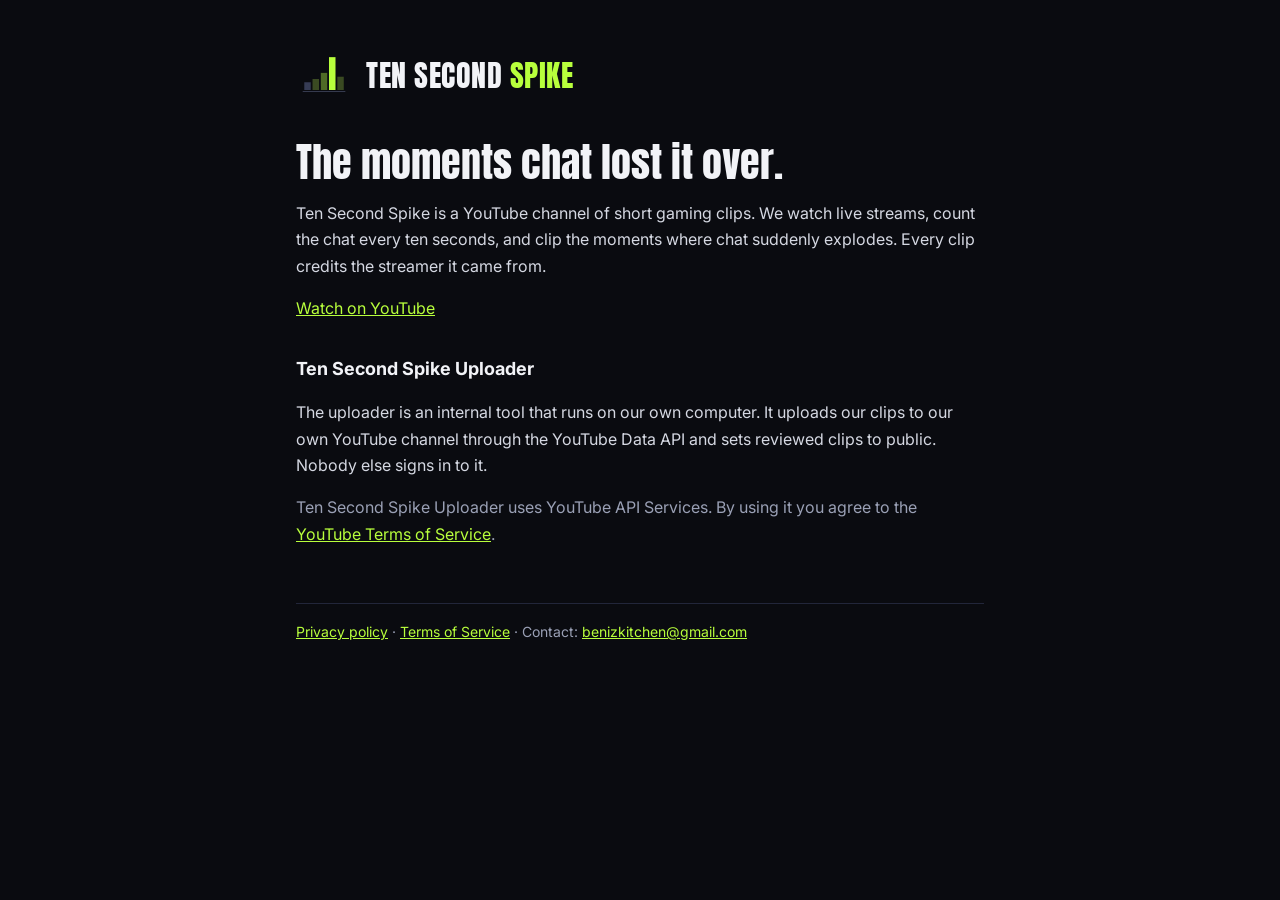
<file: index.html>
<!doctype html><html lang="en"><head><meta charset="utf-8"><meta name="viewport" content="width=device-width,initial-scale=1">
<title>Ten Second Spike</title><link rel="preconnect" href="https://fonts.googleapis.com"><link href="https://fonts.googleapis.com/css2?family=Anton&family=Inter:wght@400;600&display=swap" rel="stylesheet"><link rel="stylesheet" href="style.css"><link rel="icon" href="logo.png"></head>
<body><main>
<header><img src="logo.png" alt="Ten Second Spike logo"><div class="brand">TEN SECOND <span>SPIKE</span></div></header>
<h1>The moments chat lost it over.</h1>
<p>Ten Second Spike is a YouTube channel of short gaming clips. We watch live streams, count the chat every ten seconds, and clip the moments where chat suddenly explodes. Every clip credits the streamer it came from.</p>
<p><a href="https://www.youtube.com/@TenSecondSpike">Watch on YouTube</a></p>
<h2>Ten Second Spike Uploader</h2>
<p>The uploader is an internal tool that runs on our own computer. It uploads our clips to our own YouTube channel through the YouTube Data API and sets reviewed clips to public. Nobody else signs in to it.</p>
<p class="muted">Ten Second Spike Uploader uses YouTube API Services. By using it you agree to the <a href="https://www.youtube.com/t/terms">YouTube Terms of Service</a>.</p>
<footer><a href="privacy.html">Privacy policy</a> · <a href="terms.html">Terms of Service</a> · Contact: <a href="mailto:benizkitchen@gmail.com">benizkitchen@gmail.com</a></footer>
</main></body></html>
</file>
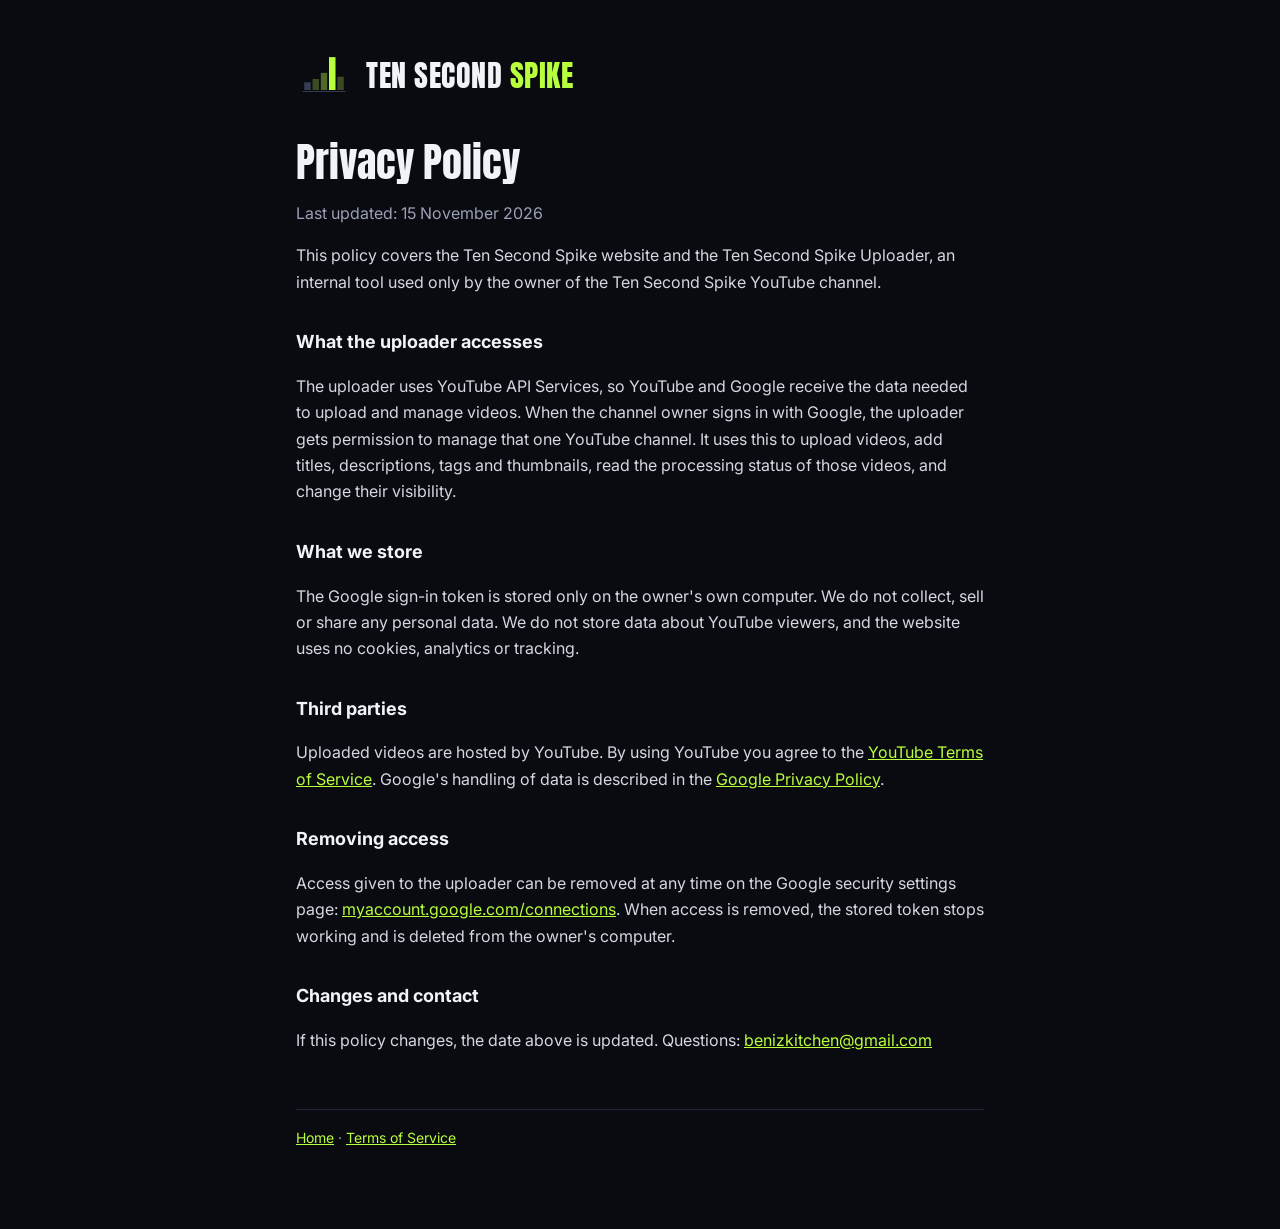
<file: privacy.html>
<!doctype html><html lang="en"><head><meta charset="utf-8"><meta name="viewport" content="width=device-width,initial-scale=1">
<title>Privacy Policy</title><link href="https://fonts.googleapis.com/css2?family=Anton&family=Inter:wght@400;600&display=swap" rel="stylesheet"><link rel="stylesheet" href="style.css"><link rel="icon" href="logo.png"></head>
<body><main>
<header><img src="logo.png" alt="Ten Second Spike logo"><div class="brand">TEN SECOND <span>SPIKE</span></div></header>
<h1>Privacy Policy</h1>
<p class="muted">Last updated: 15 November 2026</p>
<p>This policy covers the Ten Second Spike website and the Ten Second Spike Uploader, an internal tool used only by the owner of the Ten Second Spike YouTube channel.</p>
<h2>What the uploader accesses</h2>
<p>The uploader uses YouTube API Services, so YouTube and Google receive the data needed to upload and manage videos. When the channel owner signs in with Google, the uploader gets permission to manage that one YouTube channel. It uses this to upload videos, add titles, descriptions, tags and thumbnails, read the processing status of those videos, and change their visibility.</p>
<h2>What we store</h2>
<p>The Google sign-in token is stored only on the owner's own computer. We do not collect, sell or share any personal data. We do not store data about YouTube viewers, and the website uses no cookies, analytics or tracking.</p>
<h2>Third parties</h2>
<p>Uploaded videos are hosted by YouTube. By using YouTube you agree to the <a href="https://www.youtube.com/t/terms">YouTube Terms of Service</a>. Google's handling of data is described in the <a href="https://policies.google.com/privacy">Google Privacy Policy</a>.</p>
<h2>Removing access</h2>
<p>Access given to the uploader can be removed at any time on the Google security settings page: <a href="https://myaccount.google.com/connections">myaccount.google.com/connections</a>. When access is removed, the stored token stops working and is deleted from the owner's computer.</p>
<h2>Changes and contact</h2>
<p>If this policy changes, the date above is updated. Questions: <a href="mailto:benizkitchen@gmail.com">benizkitchen@gmail.com</a></p>
<footer><a href="index.html">Home</a> · <a href="terms.html">Terms of Service</a></footer>
</main></body></html>
</file>
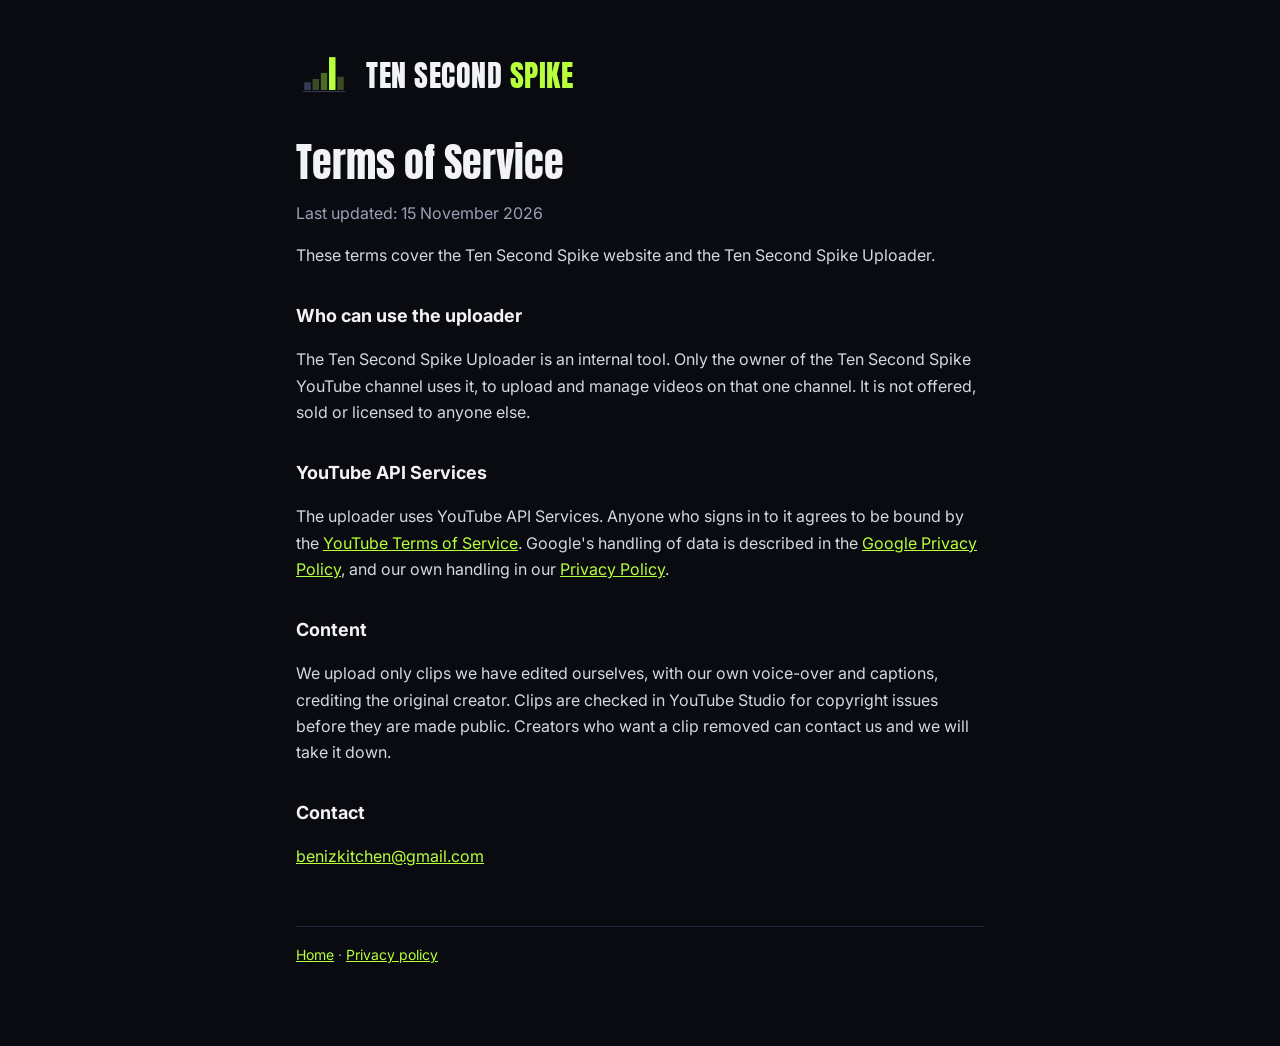
<file: terms.html>
<!doctype html><html lang="en"><head><meta charset="utf-8"><meta name="viewport" content="width=device-width,initial-scale=1">
<title>Terms of Service</title><link href="https://fonts.googleapis.com/css2?family=Anton&family=Inter:wght@400;600&display=swap" rel="stylesheet"><link rel="stylesheet" href="style.css"><link rel="icon" href="logo.png"></head>
<body><main>
<header><img src="logo.png" alt="Ten Second Spike logo"><div class="brand">TEN SECOND <span>SPIKE</span></div></header>
<h1>Terms of Service</h1>
<p class="muted">Last updated: 15 November 2026</p>
<p>These terms cover the Ten Second Spike website and the Ten Second Spike Uploader.</p>
<h2>Who can use the uploader</h2>
<p>The Ten Second Spike Uploader is an internal tool. Only the owner of the Ten Second Spike YouTube channel uses it, to upload and manage videos on that one channel. It is not offered, sold or licensed to anyone else.</p>
<h2>YouTube API Services</h2>
<p>The uploader uses YouTube API Services. Anyone who signs in to it agrees to be bound by the <a href="https://www.youtube.com/t/terms">YouTube Terms of Service</a>. Google's handling of data is described in the <a href="https://policies.google.com/privacy">Google Privacy Policy</a>, and our own handling in our <a href="privacy.html">Privacy Policy</a>.</p>
<h2>Content</h2>
<p>We upload only clips we have edited ourselves, with our own voice-over and captions, crediting the original creator. Clips are checked in YouTube Studio for copyright issues before they are made public. Creators who want a clip removed can contact us and we will take it down.</p>
<h2>Contact</h2>
<p><a href="mailto:benizkitchen@gmail.com">benizkitchen@gmail.com</a></p>
<footer><a href="index.html">Home</a> · <a href="privacy.html">Privacy policy</a></footer>
</main></body></html>
</file>
<file: style.css>
:root{--bg:#0A0B10;--fg:#F2F3F7;--muted:#9AA0B5;--lime:#B8FF3C;--line:#22263A}
*{box-sizing:border-box}body{margin:0;background:var(--bg);color:var(--fg);font:16px/1.65 Inter,system-ui,-apple-system,sans-serif}
main{max-width:720px;margin:0 auto;padding:48px 16px 80px}
header{display:flex;align-items:center;gap:14px;margin-bottom:36px}header img{width:56px;height:56px;border-radius:50%}
.brand{font:400 30px/1 Anton,Impact,sans-serif;letter-spacing:.5px}.brand span{color:var(--lime)}
h1{font:400 40px/1.1 Anton,Impact,sans-serif;margin:0 0 12px}h2{font-size:18px;margin:32px 0 6px}
p,li{color:#D5D8E2}.muted{color:var(--muted)}a{color:var(--lime)}
footer{margin-top:56px;padding-top:16px;border-top:1px solid var(--line);font-size:14px;color:var(--muted)}
</file>
